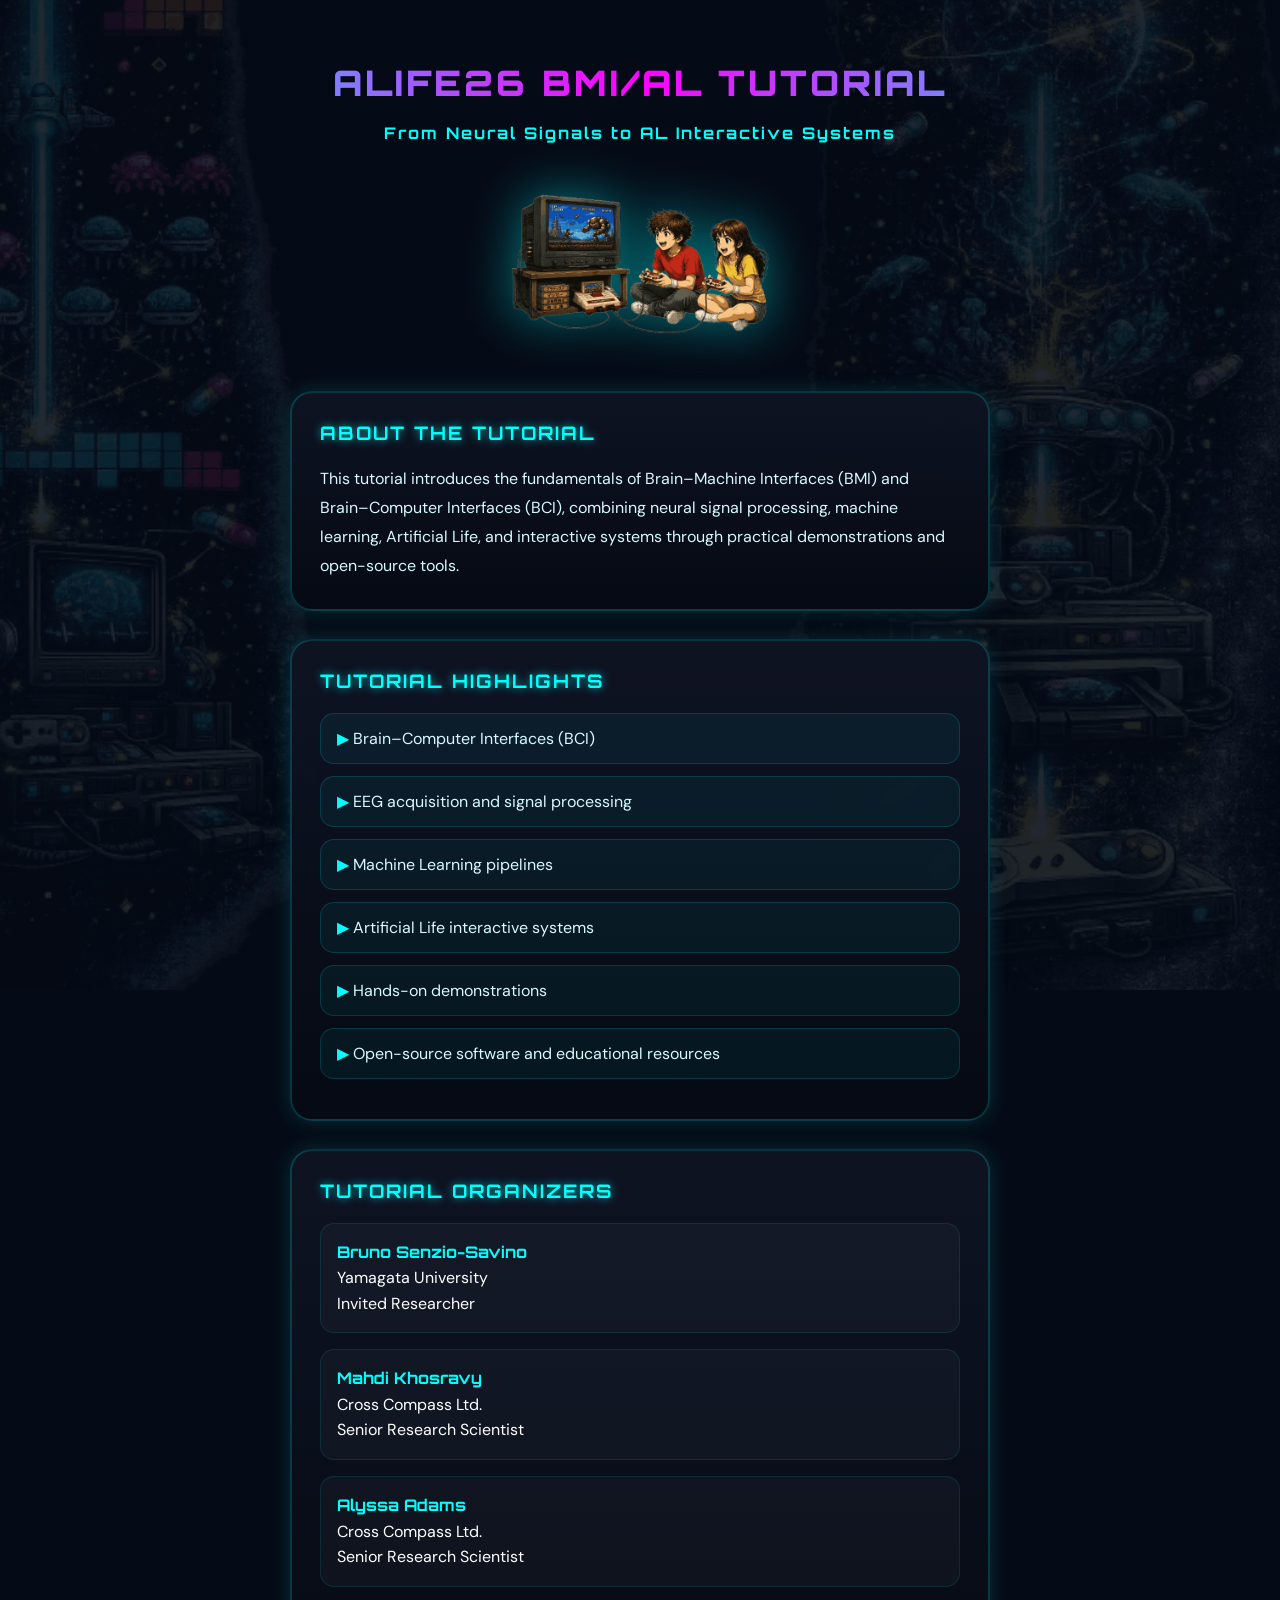
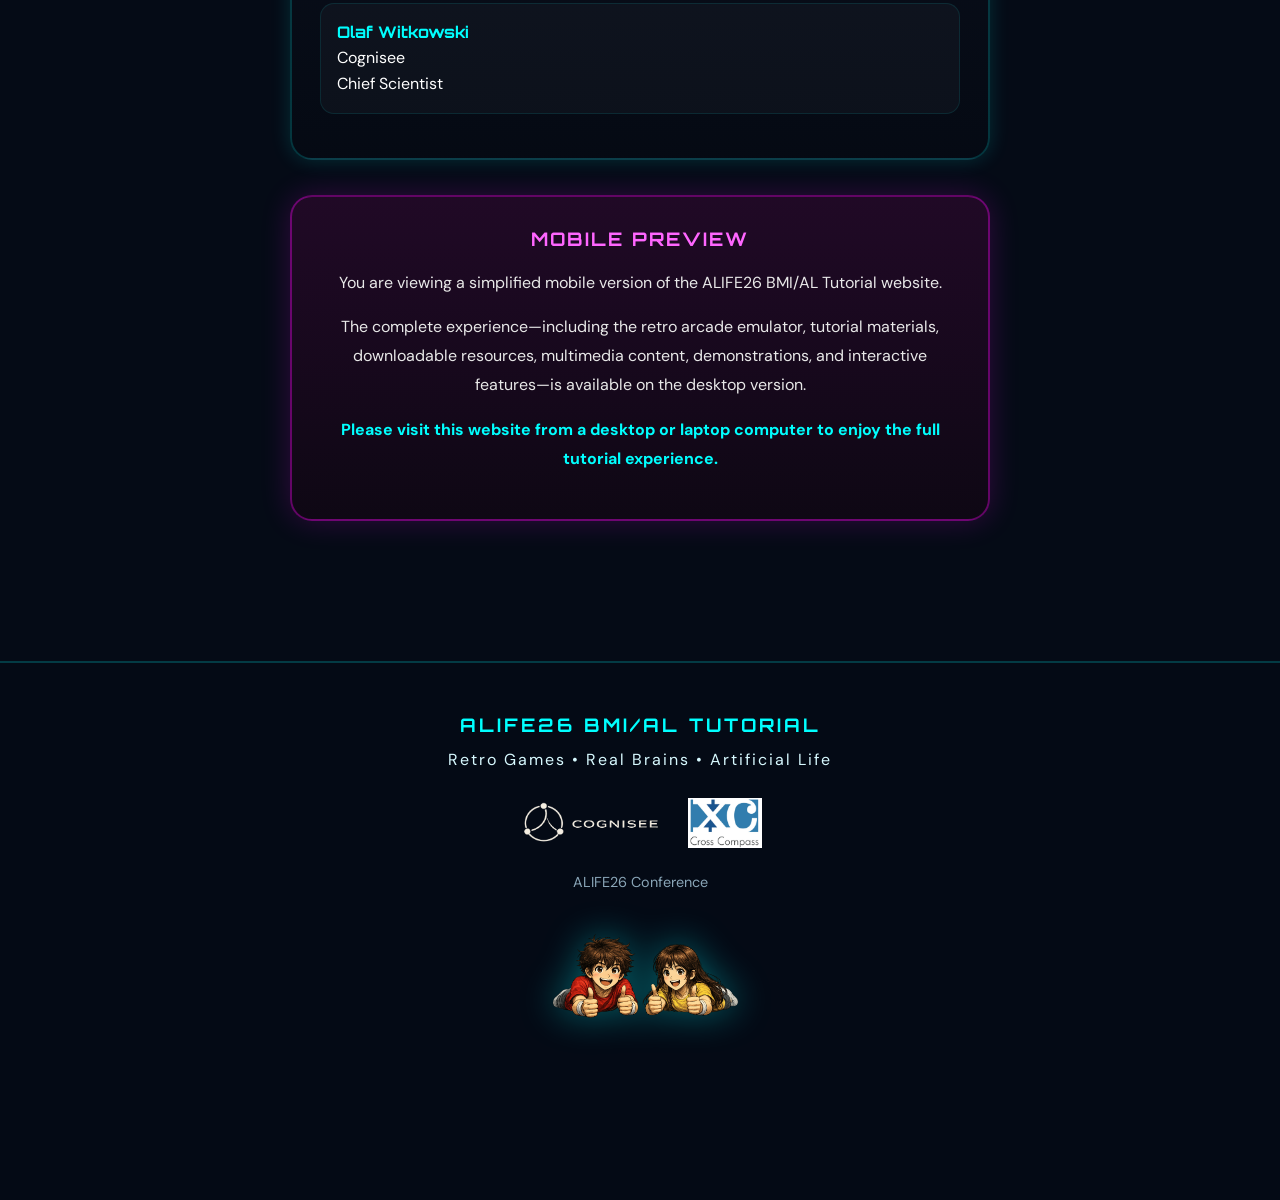
<file: mobile/index.html>
<!DOCTYPE html>
<html lang="en">

<head>

    <meta charset="UTF-8">
    <meta name="viewport" content="width=device-width, initial-scale=1.0">

    <title>ALIFE26 BMI/AL Tutorial</title>

    <link rel="icon" type="image/png" href="../assets/images/favicon.ico">

    <link href="https://fonts.googleapis.com/css2?family=DM+Sans:wght@300;400;500;700&display=swap"
          rel="stylesheet">

    <link href="https://fonts.googleapis.com/css2?family=Orbitron:wght@400;700;900&display=swap"
          rel="stylesheet">

    <link rel="stylesheet" href="style.css">

</head>

<body>

    <!-- Decorative Background -->

    <img
        src="../assets/bg-images/bci-left-wall.png"
        class="left-background-art"
        alt="">

    <img
        src="../assets/bg-images/bci-right-wall.png"
        class="right-background-art"
        alt="">

    <!-- Header -->

    <header class="hero">

        <h1>ALIFE26 BMI/AL Tutorial</h1>

        <h2>
            From Neural Signals to AL Interactive Systems
        </h2>

        <img
            src="../assets/bg-images/bciretro1.png"
            class="hero-image"
            alt="Tutorial">

    </header>

    <main class="content">

        <!-- About -->

        <section class="card">

            <h3>About the Tutorial</h3>

            <p>

                This tutorial introduces the fundamentals of
                Brain–Machine Interfaces (BMI) and
                Brain–Computer Interfaces (BCI), combining
                neural signal processing, machine learning,
                Artificial Life, and interactive systems through
                practical demonstrations and open-source tools.

            </p>

        </section>

        <!-- Topics -->

        <section class="card">

            <h3>Tutorial Highlights</h3>

            <ul>

                <li>Brain–Computer Interfaces (BCI)</li>

                <li>EEG acquisition and signal processing</li>

                <li>Machine Learning pipelines</li>

                <li>Artificial Life interactive systems</li>

                <li>Hands-on demonstrations</li>

                <li>Open-source software and educational resources</li>

            </ul>

        </section>

        <!-- Organizers -->

        <section class="card">

            <h3>Tutorial Organizers</h3>

            <div class="organizer">

                <strong>Bruno Senzio-Savino</strong><br>
                Yamagata University<br>
                Invited Researcher

            </div>

            <div class="organizer">

                <strong>Mahdi Khosravy</strong><br>
                Cross Compass Ltd.<br>
                Senior Research Scientist

            </div>

            <div class="organizer">

                <strong>Alyssa Adams</strong><br>
                Cross Compass Ltd.<br>
                Senior Research Scientist

            </div>

            <div class="organizer">

                <strong>Olaf Witkowski</strong><br>
                Cognisee<br>
                Chief Scientist

            </div>

        </section>

        <!-- Desktop Notice -->

        <section class="desktop-box">

            <h3>Mobile Preview</h3>

            <p>

                You are viewing a simplified mobile version of
                the ALIFE26 BMI/AL Tutorial website.

            </p>

            <p>

                The complete experience—including the retro
                arcade emulator, tutorial materials,
                downloadable resources, multimedia content,
                demonstrations, and interactive features—is
                available on the desktop version.

            </p>

            <p class="desktop-message">

                Please visit this website from a desktop or
                laptop computer to enjoy the full tutorial
                experience.

            </p>

        </section>

    </main>

    <!-- Footer -->

    <footer class="retro-footer">

        <h3 class="footer-title">
            ALIFE26 BMI/AL Tutorial
        </h3>

        <p class="footer-subtitle">
            Retro Games • Real Brains • Artificial Life
        </p>

		<div class="footer-logos">

			<a href="https://www.cognisee.ai/" target="_blank">
				<img
					src="../assets/images/logo_footer.png"
					alt="Cognisee">
			</a>

			<a href="https://www.cross-compass.com/" target="_blank">
				<img
					src="../assets/images/logo_header.png"
					alt="Cross Compass"
					class="cross-logo">
			</a>

		</div>

        <p class="footer-credit">

            ALIFE26 Conference

        </p>

        <img
            src="../assets/bg-images/footer-kids.png"
            class="footer-kids"
            alt="Retro Kids">

    </footer>

</body>

</html>
</file>
<file: mobile/style.css>
/* =====================================================
   RESET
===================================================== */

*{
    margin:0;
    padding:0;
    box-sizing:border-box;
}

/* =====================================================
   BODY
===================================================== */

html,
body{
    width:100%;
    min-height:100%;
}

body{

    background:#050b16;

    color:white;

    font-family:'DM Sans',sans-serif;

    overflow-x:hidden;

    position:relative;
}

/* =====================================================
   BACKGROUND ART
===================================================== */

.left-background-art{

    position:fixed;

    left:-120px;

    top:50%;

    transform:translateY(-50%);

    height:120vh;

    opacity:.12;

    pointer-events:none;

    z-index:-1;

}

.right-background-art{

    position:fixed;

    right:-120px;

    top:50%;

    transform:translateY(-50%);

    height:120vh;

    opacity:.12;

    pointer-events:none;

    z-index:-1;

}

/* =====================================================
   HERO
===================================================== */

.hero{

    text-align:center;

    padding:60px 20px 35px;

}

.hero h1{

    font-family:'Orbitron',sans-serif;

    font-size:2.2rem;

    font-weight:900;

    letter-spacing:3px;

    text-transform:uppercase;

    background:
        linear-gradient(
            90deg,
            #00ffff,
            #ff00ff,
            #00ffff
        );

    -webkit-background-clip:text;
    -webkit-text-fill-color:transparent;

    margin-bottom:18px;

}

.hero h2{

    font-family:'Orbitron',sans-serif;

    color:#00ffff;

    font-size:1rem;

    letter-spacing:2px;

}

.hero-image{

    width:260px;

    max-width:85%;

    margin-top:35px;

    filter:
        drop-shadow(0 0 25px rgba(0,255,255,.45));

    animation:floatImage 4s ease-in-out infinite;

}

@keyframes floatImage{

    0%,100%{
        transform:translateY(0px);
    }

    50%{
        transform:translateY(-12px);
    }

}

/* =====================================================
   CONTENT
===================================================== */

.content{

    width:min(92%,700px);

    margin:auto;

    padding-bottom:50px;

}

/* =====================================================
   CARDS
===================================================== */

.card{

    margin-bottom:28px;

    padding:28px;

    border-radius:22px;

    background:
        linear-gradient(
            180deg,
            rgba(15,20,35,.95),
            rgba(5,10,20,.97)
        );

    border:2px solid rgba(0,255,255,.18);

    backdrop-filter:blur(8px);

    box-shadow:
        0 0 20px rgba(0,255,255,.15);

}

.card h3{

    font-family:'Orbitron',sans-serif;

    color:#00ffff;

    text-transform:uppercase;

    letter-spacing:2px;

    margin-bottom:20px;

    text-shadow:
        0 0 8px rgba(0,255,255,.7);

}

.card p{

    line-height:1.8;

    color:#d7f9ff;

}

/* =====================================================
   LIST
===================================================== */

.card ul{

    list-style:none;

}

.card li{

    margin:12px 0;

    padding:14px 16px;

    border-radius:14px;

    background:
        rgba(0,255,255,.05);

    border:
        1px solid rgba(0,255,255,.15);

    color:#d7f9ff;

}

.card li::before{

    content:"▶ ";

    color:#00ffff;

}

/* =====================================================
   ORGANIZERS
===================================================== */

.organizer{

    padding:16px;

    margin-bottom:16px;

    border-radius:14px;

    background:
        rgba(255,255,255,.03);

    border:
        1px solid rgba(0,255,255,.10);

    line-height:1.6;

}

.organizer strong{

    color:#00ffff;

    font-family:'Orbitron',sans-serif;

}

/* =====================================================
   DESKTOP BOX
===================================================== */

.desktop-box{

    margin:35px 0 50px;

    padding:30px;

    border-radius:22px;

    background:
        linear-gradient(
            180deg,
            rgba(35,10,40,.92),
            rgba(15,8,20,.95)
        );

    border:
        2px solid rgba(255,0,255,.35);

    text-align:center;

    box-shadow:
        0 0 30px rgba(255,0,255,.18);

}

.desktop-box h3{

    font-family:'Orbitron',sans-serif;

    color:#ff66ff;

    text-transform:uppercase;

    margin-bottom:18px;

    letter-spacing:2px;

}

.desktop-box p{

    color:#e8e8e8;

    line-height:1.8;

    margin-bottom:16px;

}

.desktop-message{

    color:#00ffff !important;

    font-weight:bold;

}

/* =====================================================
   FOOTER
===================================================== */

.retro-footer{

    position:relative;

    margin-top:40px;

    padding:50px 20px 140px;

    text-align:center;

    background:
        rgba(5,11,22,.94);

    border-top:
        2px solid rgba(0,255,255,.20);

    overflow:hidden;

}

.footer-title{

    font-family:'Orbitron',sans-serif;

    color:#00ffff;

    letter-spacing:3px;

    text-transform:uppercase;

    margin-bottom:12px;

}

.footer-subtitle{

    color:#d7f9ff;

    letter-spacing:2px;

    margin-bottom:28px;

}

.footer-credit{

    margin-top:25px;

    color:#8aa6b8;

    font-size:.9rem;

}

/* =====================================================
   LOGOS
===================================================== */

.footer-logos{

    display:flex;

    justify-content:center;

    align-items:center;

    gap:20px;

    flex-wrap:wrap;

}

.footer-logos img{
    width:150px;
}

.footer-logos .cross-logo{
    width:75px;
	height:50px;
}

.footer-logos a{
    display:flex;
    justify-content:center;
    align-items:center;
}

.cross-logo{
    width:75px;
    max-width:75px;
    height:auto;
    object-fit:contain;
}

/* =====================================================
   KIDS
===================================================== */

.footer-kids{

    width:200px;

    margin-top:30px;

    filter:
        drop-shadow(0 0 18px rgba(0,255,255,.35));

}

/* =====================================================
   MOBILE
===================================================== */

@media (max-width:600px){

.hero h1{

    font-size:1.6rem;

}

.hero h2{

    font-size:.85rem;

}

.hero-image{

    width:220px;

}

.card,
.desktop-box{

    padding:22px;

}

.footer-logos img{
    width:150px;
}

.footer-logos .cross-logo{
    width:75px;
	height:50px;
}

.footer-logos a{
    display:flex;
    justify-content:center;
    align-items:center;
}

.cross-logo{
    width:75px;
    max-width:75px;
    height:auto;
    object-fit:contain;
}

.footer-kids{

    width:170px;

}

}
</file>
